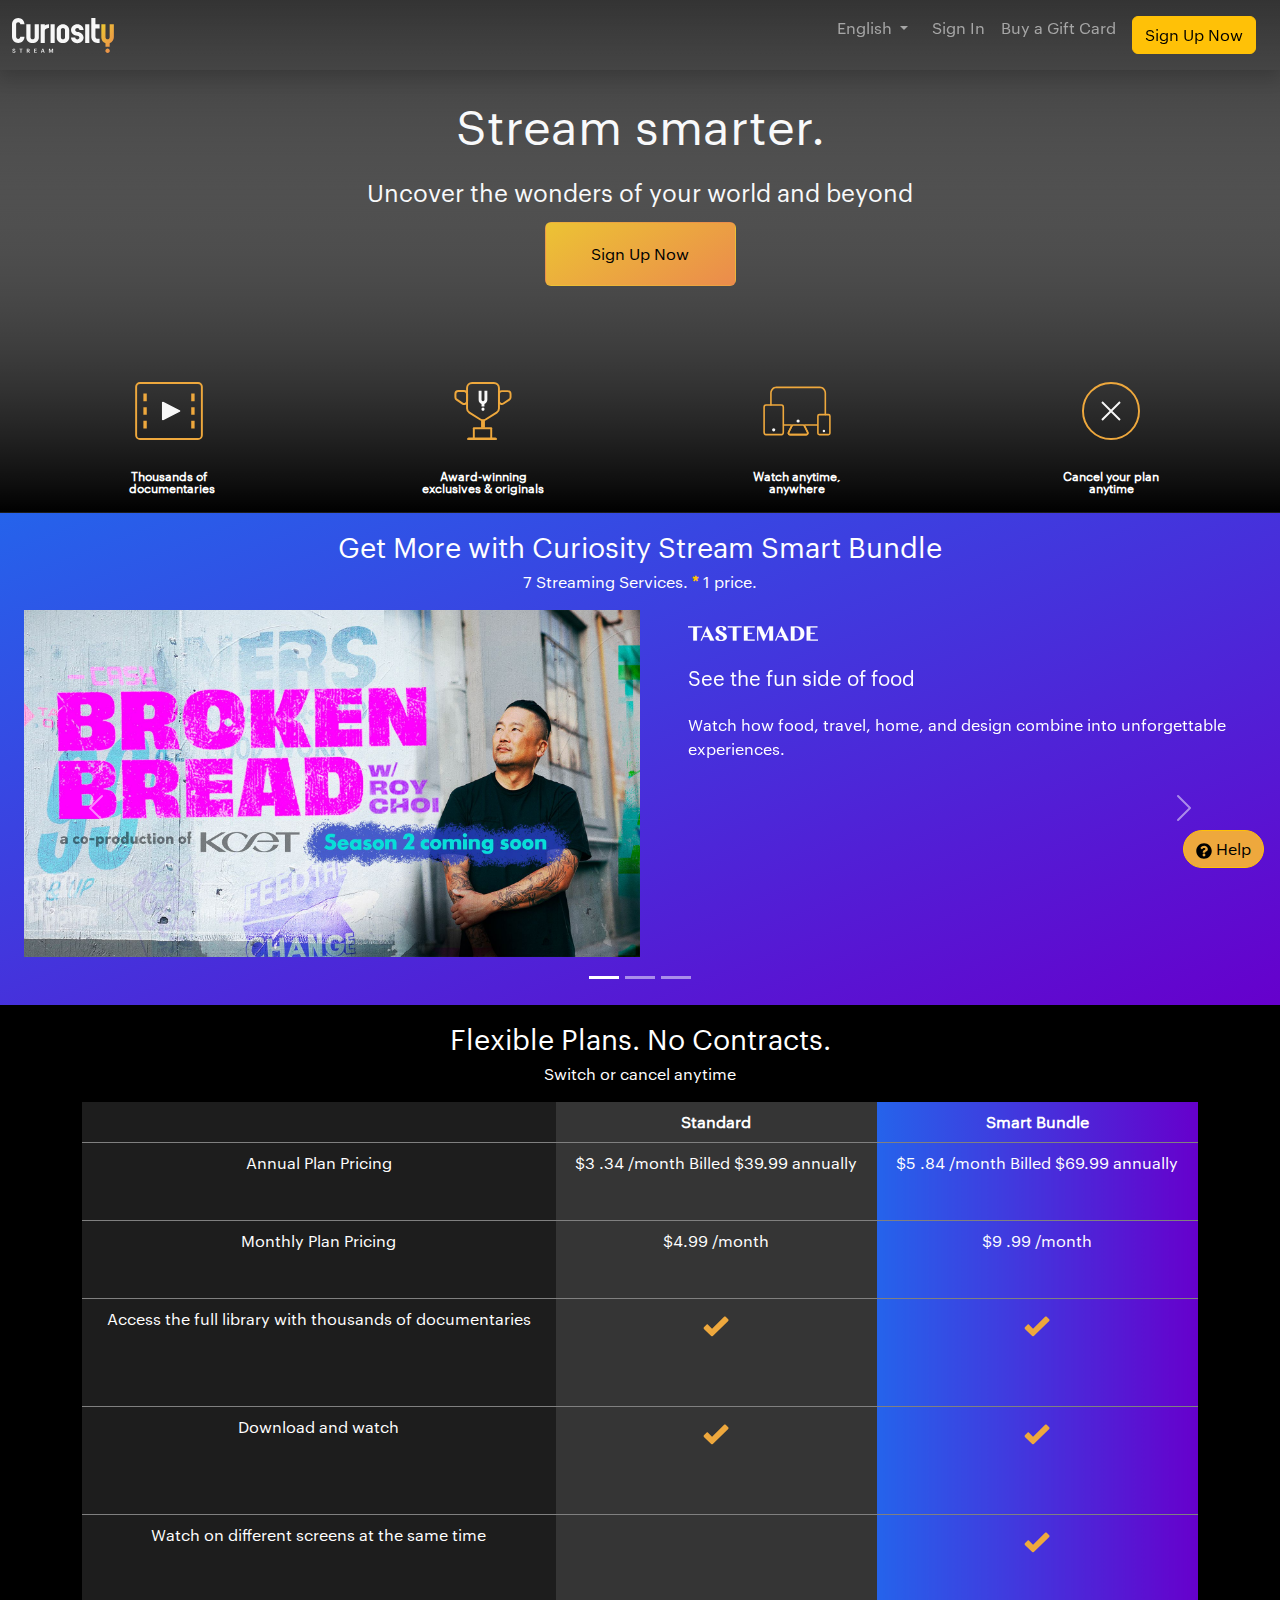
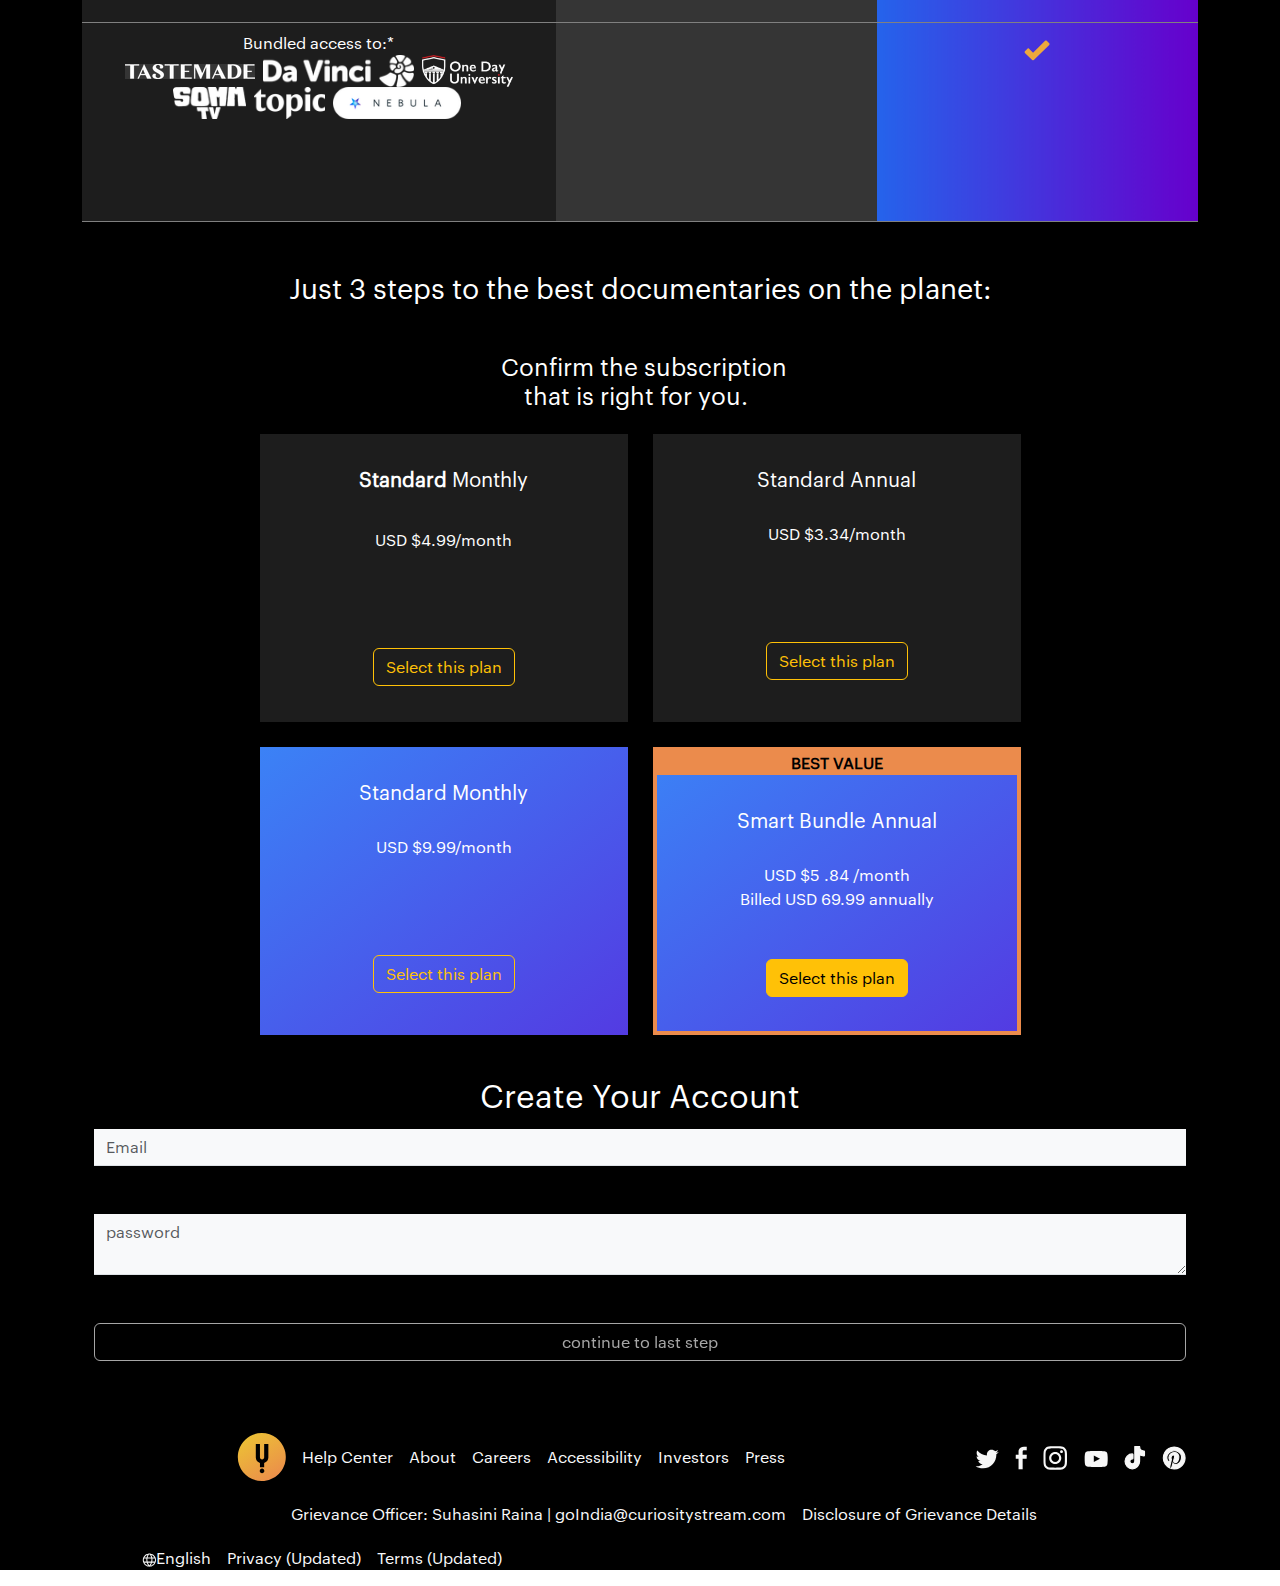
<file: index.html>
<!DOCTYPE html>
<html lang="en">

<head>
  <meta charset="UTF-8" />
  <meta name="viewport" content="width=device-width, initial-scale=1.0" />
  <link rel="stylesheet" href="style.css" />
  <link rel="stylesheet" href="bootstrap.min.css" />
  <title>Curiosity Stream | If it's out there, it's in here</title>
  <link rel="shortcut icon" type="image/x-icon" href="/Sources/icons&imgs/favicon.ico" />
</head>

<body>

  <div class="imdi opacity  ">
    <nav
      class="navbar d-flex flex-row navbar-expand-md  fixed-top navbar-dark text-white shadow shadow-risen shadow-inset">
      <!-- <div class="overlay"></div> -->
      <!-- <div class=" ovi"></div> -->
      <div class="container-fluid nd2 ">
        <a class="navbar-brand" href="#">
          <img src="Sources/icons&imgs/navIcon.svg" width="102px" alt="" />
        </a>
        <div class="d-block "></div>
        <ul class="navbar-nav  m-auto  text-white d-flex flex-row me-1" id="endd">
          <li class="nav-item dropdown me-2 ">
            <a class="nav-link dropdown-toggle" data-toggle="dropdown" href="#" role="button" aria-haspopup="true"
              aria-expanded="false">
              <span class="midhid">English</span>
              <span class="smvis ">EN</span>
            </a>
            <div class="dropdown-menu ">
              <a class="dropdown-item" href="#!">English</a>
              <a class="dropdown-item" href="#!">Deutsch</a>
            </div>
          </li>


          <li class="nav-item midhid">
            <a href="#" class="nav-link ">Sign In</a>
          </li>
          <li class="nav-item d-none d-lg-block">
            <a href="#" class="nav-link ">Buy a Gift Card</a>
          </li>
          <li class="nav-item midhid ">
            <a href="#" class="nav-link me-0">
              <button class="btn btn-warning navbtn">Sign Up Now</button>

            </a>
          </li>
          <li class="nav-item smvis ">
            <a href="#" class="nav-link me-0">
              <button class="btn btn-outline-warning ">Sign In</button>

            </a>
          </li>
        </ul>
      </div>
    </nav>

    <!-- <div class=" ovi2"></div> -->

    </nav>
    <section class="section1 position-relative d-flex justify-content-center align-items-center flex-column">
      <div class="container  m-5">
        <div class="row d-flex align-items-center text-light">
          <div class=" col-lg-8 offset-lg-2 text-center  ">
            <h1 class="d-block mt-5 display-5">Stream smarter.</h1>
            <h4 class="mt-4 ">Uncover the wonders of your world and beyond</h4>
            <button class="btn text-black bg-warning mt-2" id="mbutt">Sign Up Now</button>
            <div class="bac mt-4 d-block d-lg-none"><span>Buy a Gift Card</span></div>
          </div>
        </div>
      </div>


      <div class="container-fluid mt-5  row  id2">
        <div class=" col-md-6 col-lg-3 d-flex flex-column align-items-center ">
          <img src="Sources/icons&imgs/doc.svg " alt="" class="im1" width="68" height="58">
          <p class="badge badge-primary text-wrap mt-4" style="width: 6rem;">Thousands of documentaries</p>
        </div>
        <div class=" col-md-6 col-lg-3 d-flex flex-column align-items-center ">
          <img src="Sources/icons&imgs/troph.svg" alt="" class="im1" width="68" height="58">
          <p class="badge badge-primary text-wrap mt-4" style="width: 10rem;">Award-winning exclusives & originals</p>
        </div>
        <div class="  col-md-6 col-lg-3 d-flex flex-column align-items-center ">
          <img src="Sources/icons&imgs/comp.svg" alt="" class="im1" width="68" height="58">
          <p class="badge badge-primary text-wrap mt-4" style="width: 10rem;">Watch anytime, anywhere</p>
        </div>
        <div class=" col-md-6 col-lg-3 d-flex flex-column align-items-center ">
          <img src="Sources/icons&imgs/no.svg" alt="" class="im1" width="68" height="58">
          <p class="badge badge-primary text-wrap mt-4" style="width: 7rem;">Cancel your plan anytime</p>
        </div>
      </div>
      <!-- <button class=" bg-warning fixpill text-black-50  mb-4 ">?</button> -->
      <button class="btn btn-warning custom-button"><svg xmlns="http://www.w3.org/2000/svg" height="1em"
          viewBox="0 0 512 512"><!--! Font Awesome Free 6.4.2 by @fontawesome - https://fontawesome.com License - https://fontawesome.com/license (Commercial License) Copyright 2023 Fonticons, Inc. -->
          <path
            d="M504 256c0 136.997-111.043 248-248 248S8 392.997 8 256C8 119.083 119.043 8 256 8s248 111.083 248 248zM262.655 90c-54.497 0-89.255 22.957-116.549 63.758-3.536 5.286-2.353 12.415 2.715 16.258l34.699 26.31c5.205 3.947 12.621 3.008 16.665-2.122 17.864-22.658 30.113-35.797 57.303-35.797 20.429 0 45.698 13.148 45.698 32.958 0 14.976-12.363 22.667-32.534 33.976C247.128 238.528 216 254.941 216 296v4c0 6.627 5.373 12 12 12h56c6.627 0 12-5.373 12-12v-1.333c0-28.462 83.186-29.647 83.186-106.667 0-58.002-60.165-102-116.531-102zM256 338c-25.365 0-46 20.635-46 46 0 25.364 20.635 46 46 46s46-20.636 46-46c0-25.365-20.635-46-46-46z" />
        </svg><span class="ps-1 mb-2">Help</span></button>
    </section>
  </div>

  <section class="section2 mt-0 text-white">
    <h3 class="d-flex justify-content-center pt-3 ">Get More with Curiosity Stream Smart Bundle</h3>
    <p class="text-center">7 Streaming Services. <span class="text-warning fw-bolder">*</span> 1 price.</p>

    <div class="carousel slide pb-5 px-4" id="slider">
      <!-- Indicators -->
      <div class="carousel-indicators">

        <button class="active" data-bs-slide-to="0" data-bs-target="#slider"></button>
        <button data-bs-slide-to="1" data-bs-target="#slider"></button>
        <button data-bs-slide-to="2" data-bs-target="#slider"></button>
      </div>
      <div class="carousel-inner ">
        <div class="carousel-item active ">
          <div class="d-flex justify-content-around ">

            <img src="Sources/icons&imgs/c1.jpg" alt="" class="d-block w-50 d-none d-md-block">
            <div class="d-flex w-40 ms-5 flex-column mt-3">
              <img src="Sources/icons&imgs/tm" alt="" class="logo mb-4" style="width:   130px;
              height:  15px;">
              <p class="h5 mb-4">See the fun side of food</p>
              <span class="">Watch how food, travel, home, and design combine into unforgettable experiences.</span>

            </div>

          </div>

        </div>
        <div class="carousel-item ">
          <div class="d-flex justify-content-around ">
            <img src="Sources/icons&imgs/DaVinci.jpg" alt="" class="d-block w-50 d-none d-md-block">
            <div class="d-flex w-40 ms-5 flex-column mt-3">
              <img src="Sources/icons&imgs/davi" alt="" class="logo mb-4" style="width:   130px;
              height:  28px;">
              <p class="h5 mb-4">Learn to Change the World. Challenge Accepted.</p>
              <span class="">Bring learning to life with thousands of award-winning educational TV shows and interactive
                activities on Da Vinci. We inspire kids to think bigger and create a smarter, kinder world.</span>
            </div>


          </div>

        </div>
        <div class="carousel-item ">
          <div class="d-flex justify-content-around ">
            <img src="Sources/icons&imgs/Beatles.jpg" alt="" class="d-block w-50 d-none d-md-block">
            <div class="d-flex w-40 ms-5 flex-column mt-3">
              <img src="Sources/icons&imgs/odv" alt="" class="logo mb-4" style="width:   130px;
              height:  45px;">
              <p class="h5 mb-4">Live and on-demand lectures</p>
              <span class="">Every great professor has a favorite talk. The one with standing room only. Now you can
                watch, too. No backpack required.</span>


            </div>

          </div>

        </div>
      </div>
      <!-- buttons -->
      <button class="carousel-control-prev" data-bs-slide="prev" data-bs-target="#slider">
        <span class="carousel-control-prev-icon"></span>
        <span class="visually-hidden">Previous</span>
      </button>
      <button class="carousel-control-next" data-bs-slide="next" data-bs-target="#slider">
        <span class="carousel-control-next-icon"></span>
        <span class="visually-hidden">Next</span>
      </button>
    </div>
  </section>


  <!-- <section class="section3 mt-12 mb-24 tablet:mb-0 max-w-[95%] laptop:max-w-6xl mx-auto text-center">
    <h3 class="leading-tight text-2xl tablet:text-4xl font-normal tablet:font-light">Flexible Plans. No Contracts.</h3>
    <div class="mt-4 mb-6 laptop:mb-10">
      <p class="text-sm tablet:text-2xl tablet:text-light-2">Switch or cancel anytime</p>
    </div> -->

  <!-- <div class="w-full overflow-auto"> -->
  <section class="bg-black text-white container-fluid text-center">
    <h3 class="d-flex justify-content-center pt-3 ">Flexible Plans. No Contracts.</h3>
    <p>Switch or cancel anytime</p>
    <div class="container">
      <table class="table table-borderless table-responsive-lg align-content-center">
        <thead class="">
          <tr class="r3">
            <div class="col1 d-block">
              <th class="head1"></th>
            </div>
            <div class="col2 d-block">
              <th>Standard</th>
            </div>
            <div class="col3">
              <th>Smart Bundle</th>
            </div>
          </tr>
        </thead>
        <tbody>
          <tr class="r3 ">
            <td class="col1">Annual Plan Pricing</td>
            <td class="col2">$3

              .34 /month

              Billed $39.99 annually</td>
            <td class="col3">$5

              .84 /month

              Billed $69.99 annually</td>

          </tr>
          <tr>
            <td class="col1">Monthly Plan Pricing</td>
            <td class="col2">
              $4.99 /month
            </td>
            <td class="col3">$9

              .99 /month</td>
          </tr>
          <tr>

            <td class="col1">Access the full library with thousands of documentaries</td>
            <td class="col3 checkk"> <svg class="bg-none" style="color: rgb(238, 168, 61);background: none;"
                xmlns="http://www.w3.org/2000/svg" xmlns:xlink="http://www.w3.org/1999/xlink" width="30" zoomAndPan=""
                viewBox="0 0 30 30.000001" height="40" preserveAspectRatio="xMidYMid meet" version="1.0">
                <defs>
                  <clipPath id="id1">
                    <path
                      d="M 2.328125 4.222656 L 27.734375 4.222656 L 27.734375 24.542969 L 2.328125 24.542969 Z M 2.328125 4.222656 "
                      clip-rule="nonzero" fill="#eea83d"></path>
                  </clipPath>
                </defs>
                <g clip-path="url(#id1)">
                  <path fill="#eea83d"
                    d="M 27.5 7.53125 L 24.464844 4.542969 C 24.15625 4.238281 23.65625 4.238281 23.347656 4.542969 L 11.035156 16.667969 L 6.824219 12.523438 C 6.527344 12.230469 6 12.230469 5.703125 12.523438 L 2.640625 15.539062 C 2.332031 15.84375 2.332031 16.335938 2.640625 16.640625 L 10.445312 24.324219 C 10.59375 24.472656 10.796875 24.554688 11.007812 24.554688 C 11.214844 24.554688 11.417969 24.472656 11.566406 24.324219 L 27.5 8.632812 C 27.648438 8.488281 27.734375 8.289062 27.734375 8.082031 C 27.734375 7.875 27.648438 7.679688 27.5 7.53125 Z M 27.5 7.53125 "
                    fill-opacity="1" fill-rule="nonzero"></path>
                </g>
              </svg>
            </td>
            <td class="col3 checkk"> <svg class="bg-none" style="color: rgb(238, 168, 61);background: none;"
                xmlns="http://www.w3.org/2000/svg" xmlns:xlink="http://www.w3.org/1999/xlink" width="30" zoomAndPan=""
                viewBox="0 0 30 30.000001" height="40" preserveAspectRatio="xMidYMid meet" version="1.0">
                <defs>
                  <clipPath id="id1">
                    <path
                      d="M 2.328125 4.222656 L 27.734375 4.222656 L 27.734375 24.542969 L 2.328125 24.542969 Z M 2.328125 4.222656 "
                      clip-rule="nonzero" fill="#eea83d"></path>
                  </clipPath>
                </defs>
                <g clip-path="url(#id1)">
                  <path fill="#eea83d"
                    d="M 27.5 7.53125 L 24.464844 4.542969 C 24.15625 4.238281 23.65625 4.238281 23.347656 4.542969 L 11.035156 16.667969 L 6.824219 12.523438 C 6.527344 12.230469 6 12.230469 5.703125 12.523438 L 2.640625 15.539062 C 2.332031 15.84375 2.332031 16.335938 2.640625 16.640625 L 10.445312 24.324219 C 10.59375 24.472656 10.796875 24.554688 11.007812 24.554688 C 11.214844 24.554688 11.417969 24.472656 11.566406 24.324219 L 27.5 8.632812 C 27.648438 8.488281 27.734375 8.289062 27.734375 8.082031 C 27.734375 7.875 27.648438 7.679688 27.5 7.53125 Z M 27.5 7.53125 "
                    fill-opacity="1" fill-rule="nonzero"></path>
                </g>
              </svg>
            </td>
          </tr>

          <tr>

            <td class="col1">Download and watch</td>
            <td class="col3 checkk"> <svg class="bg-none" style="color: rgb(238, 168, 61);background: none;"
                xmlns="http://www.w3.org/2000/svg" xmlns:xlink="http://www.w3.org/1999/xlink" width="30" zoomAndPan=""
                viewBox="0 0 30 30.000001" height="40" preserveAspectRatio="xMidYMid meet" version="1.0">
                <defs>
                  <clipPath id="id1">
                    <path
                      d="M 2.328125 4.222656 L 27.734375 4.222656 L 27.734375 24.542969 L 2.328125 24.542969 Z M 2.328125 4.222656 "
                      clip-rule="nonzero" fill="#eea83d"></path>
                  </clipPath>
                </defs>
                <g clip-path="url(#id1)">
                  <path fill="#eea83d"
                    d="M 27.5 7.53125 L 24.464844 4.542969 C 24.15625 4.238281 23.65625 4.238281 23.347656 4.542969 L 11.035156 16.667969 L 6.824219 12.523438 C 6.527344 12.230469 6 12.230469 5.703125 12.523438 L 2.640625 15.539062 C 2.332031 15.84375 2.332031 16.335938 2.640625 16.640625 L 10.445312 24.324219 C 10.59375 24.472656 10.796875 24.554688 11.007812 24.554688 C 11.214844 24.554688 11.417969 24.472656 11.566406 24.324219 L 27.5 8.632812 C 27.648438 8.488281 27.734375 8.289062 27.734375 8.082031 C 27.734375 7.875 27.648438 7.679688 27.5 7.53125 Z M 27.5 7.53125 "
                    fill-opacity="1" fill-rule="nonzero"></path>
                </g>
              </svg>
            </td>
            <td class="col3 checkk"> <svg class="bg-none" style="color: rgb(238, 168, 61);background: none;"
                xmlns="http://www.w3.org/2000/svg" xmlns:xlink="http://www.w3.org/1999/xlink" width="30" zoomAndPan=""
                viewBox="0 0 30 30.000001" height="40" preserveAspectRatio="xMidYMid meet" version="1.0">
                <defs>
                  <clipPath id="id1">
                    <path
                      d="M 2.328125 4.222656 L 27.734375 4.222656 L 27.734375 24.542969 L 2.328125 24.542969 Z M 2.328125 4.222656 "
                      clip-rule="nonzero" fill="#eea83d"></path>
                  </clipPath>
                </defs>
                <g clip-path="url(#id1)">
                  <path fill="#eea83d"
                    d="M 27.5 7.53125 L 24.464844 4.542969 C 24.15625 4.238281 23.65625 4.238281 23.347656 4.542969 L 11.035156 16.667969 L 6.824219 12.523438 C 6.527344 12.230469 6 12.230469 5.703125 12.523438 L 2.640625 15.539062 C 2.332031 15.84375 2.332031 16.335938 2.640625 16.640625 L 10.445312 24.324219 C 10.59375 24.472656 10.796875 24.554688 11.007812 24.554688 C 11.214844 24.554688 11.417969 24.472656 11.566406 24.324219 L 27.5 8.632812 C 27.648438 8.488281 27.734375 8.289062 27.734375 8.082031 C 27.734375 7.875 27.648438 7.679688 27.5 7.53125 Z M 27.5 7.53125 "
                    fill-opacity="1" fill-rule="nonzero"></path>
                </g>
              </svg></td>
          </tr>

          <tr>

            <td class="col1">Watch on different screens at the same time</td>
            <td class="col2 checkk"></td>
            <td class="col3 checkk"> <svg class="bg-none" style="color: rgb(238, 168, 61);background: none;"
                xmlns="http://www.w3.org/2000/svg" xmlns:xlink="http://www.w3.org/1999/xlink" width="30" zoomAndPan=""
                viewBox="0 0 30 30.000001" height="40" preserveAspectRatio="xMidYMid meet" version="1.0">
                <clipPath id="id1">
                  <path
                    d="M 2.328125 4.222656 L 27.734375 4.222656 L 27.734375 24.542969 L 2.328125 24.542969 Z M 2.328125 4.222656 "
                    clip-rule="nonzero" fill="#eea83d"></path>
                </clipPath>
                </defs>
                <g clip-path="url(#id1)">
                  <path fill="#eea83d"
                    d="M 27.5 7.53125 L 24.464844 4.542969 C 24.15625 4.238281 23.65625 4.238281 23.347656 4.542969 L 11.035156 16.667969 L 6.824219 12.523438 C 6.527344 12.230469 6 12.230469 5.703125 12.523438 L 2.640625 15.539062 C 2.332031 15.84375 2.332031 16.335938 2.640625 16.640625 L 10.445312 24.324219 C 10.59375 24.472656 10.796875 24.554688 11.007812 24.554688 C 11.214844 24.554688 11.417969 24.472656 11.566406 24.324219 L 27.5 8.632812 C 27.648438 8.488281 27.734375 8.289062 27.734375 8.082031 C 27.734375 7.875 27.648438 7.679688 27.5 7.53125 Z M 27.5 7.53125 "
                    fill-opacity="1" fill-rule="nonzero"></path>
                </g>
              </svg></td>
          </tr>

          <tr>

            <td class="col1 b">
              <div>Bundled access to:*</div>


              <img src="Sources/icons&imgs/tm" alt="" class="me-1">
              <path d="M0 12h24M12 0v24"></path>
              <img src="Sources/icons&imgs/davi" height="32" alt="" class="me-1">
              <img src="Sources/icons&imgs/odv" height="32" alt=""><br>

              <img src="Sources/icons&imgs/somtv" height="32" alt="" class="me-1">
              <img src="Sources/icons&imgs/topic" height="32" alt="" class="me-1">
              <img src="Sources/icons&imgs/nebla" height="32" alt="" class="me-1">


            </td>
            <td class="col2 checkk"></td>
            <td class="col3 checkk"> <svg class="bg-none" style="color: rgb(238, 168, 61);background: none;"
                xmlns="http://www.w3.org/2000/svg" xmlns:xlink="http://www.w3.org/1999/xlink" width="30" zoomAndPan=""
                viewBox="0 0 30 30.000001" height="40" preserveAspectRatio="xMidYMid meet" version="1.0">
                <defs>
                  <clipPath id="id1">
                    <path
                      d="M 2.328125 4.222656 L 27.734375 4.222656 L 27.734375 24.542969 L 2.328125 24.542969 Z M 2.328125 4.222656 "
                      clip-rule="nonzero" fill="#eea83d"></path>
                  </clipPath>
                </defs>
                <g clip-path="url(#id1)">
                  <path fill="#eea83d"
                    d="M 27.5 7.53125 L 24.464844 4.542969 C 24.15625 4.238281 23.65625 4.238281 23.347656 4.542969 L 11.035156 16.667969 L 6.824219 12.523438 C 6.527344 12.230469 6 12.230469 5.703125 12.523438 L 2.640625 15.539062 C 2.332031 15.84375 2.332031 16.335938 2.640625 16.640625 L 10.445312 24.324219 C 10.59375 24.472656 10.796875 24.554688 11.007812 24.554688 C 11.214844 24.554688 11.417969 24.472656 11.566406 24.324219 L 27.5 8.632812 C 27.648438 8.488281 27.734375 8.289062 27.734375 8.082031 C 27.734375 7.875 27.648438 7.679688 27.5 7.53125 Z M 27.5 7.53125 "
                    fill-opacity="1" fill-rule="nonzero"></path>
                </g>
              </svg></td>
          </tr>
        </tbody>
      </table>
    </div>

    <h3 class="text-white mt-5 mb-5">Just 3 steps to the best documentaries on the planet:</h3>
    <!-- <span class="rounded-circle circle ">?</span> -->
    <h4 class="text-white leading-tight text-xl tablet:text-3xl font-normal tablet:font-light"><span
        class="block px-2 mb-4" data-testid="signup-step-1-heading">Confirm the subscription <br>that is right for
        you.</span></h4>
    <div class="container  d1 ">


      <div class="d11  g-col-md-12">
        <div class="card-body text-center  ">
          <h5 class="card-title"> <span class="fw-bold">Standard </span>Monthly</h5>
          <p class="card-text">USD <span class="fs-5"></span> $4.99/month</p>
          <button class="btn btn-outline-warning">Select this plan</button>
        </div>
      </div>


      <div class="d12  g-col-md-12  ">

        <div class="card-body text-center">
          <h5 class="card-title">Standard Annual</h5>
          <p class="card-text">USD $3.34/month</p>
          <button class="btn btn-outline-warning">Select this plan</button>
        </div>

      </div>


      <div class="d13  g-col-md-12">

        <div class="card-body text-center">
          <h5 class="card-title">Standard Monthly</h5>
          <p class="card-text">USD $9.99/month</p>
          <button class="btn btn-outline-warning ">Select this plan</button>
        </div>

      </div>


      <div class="d14  g-col-md-12">
        <div class="card-body text-center bvalue">
          <div class="container-fluid bst text-black fw-bold">BEST VALUE</div>
          <h5 class="card-title">Smart Bundle Annual</h5>
          <p class="card-text">USD $5 .84 /month <br> Billed USD 69.99 annually</p>
          <button class="btn btn-warning smart  ">Select this plan</button>
        </div>

      </div>


    </div>
    <div class="container mt-4 ">
      <h2 class="text-center mb-3">Create Your Account</h2>
      <div class="container align-content-center">
        <form name="contact" action="" id="submit-form" class="needs-validation  ">

          <div class="mb-5 ">
            <input type="email"
              class="form-control bg-body-tertiary border-top-0 border-start-0 border-end-0 rounded-0 border-muted text-dark"
              name="email" placeholder="Email" required />
            <div class="valid-feedback">Looks Good</div>
            <div class="invalid-feedback">Enter a valid email</div>
          </div>
          <div class="mb-5">
            <textarea
              class="form-control bg-body-tertiary border-top-0 border-start-0 border-end-0 rounded-0 border-muted text-dark"
              name="password" placeholder="password" required></textarea>
            <div class="invalid-feedback">This field can't be empty </div>
          </div>
          <div class="mb-5 d-grid">
            <button type="submit" class="btn btn-w disabled mb-3">continue to last step</button>
          </div>
        </form>
      </div>  


      <footer class=" text-light text-center container-fluid ">
        <div class="d-md-flex ">
          <ul class="d-md-flex align-items-center mt-2 container-fluid justify-content-center ">
            <span><svg xmlns="http://www.w3.org/2000/svg" width="49" height="48" viewBox="0 0 49 48" fill="none">
                <path fill-rule="evenodd" clip-rule="evenodd"
                  d="M0.799988 23.9996C0.799988 10.7446 11.5454 0 24.8004 0C38.0554 0 48.8 10.7446 48.8 23.9996C48.8 37.2546 38.0554 48 24.8004 48C11.5454 48 0.799988 37.2546 0.799988 23.9996ZM22.748 37.904C22.748 39.1707 23.7745 40.1972 25.0428 40.1972C26.3111 40.1972 27.3391 39.1707 27.3391 37.904C27.3391 36.6342 26.3111 35.6077 25.0428 35.6077C23.7745 35.6077 22.748 36.6342 22.748 37.904ZM27.1605 29.9627C29.6062 29.1957 31.3612 27.0272 31.3612 24.5184V11H27.1605V24.5184C27.1605 25.5803 26.2357 26.4327 25.0814 26.4327C23.9263 26.4327 22.956 25.5803 22.956 24.5184V11H18.8V24.5184C18.8 27.0272 20.5095 29.1957 22.956 29.9627V34.2219H27.1605V29.9627Z"
                  fill="url(#paint0_linear_2_7)" />
                <defs>
                  <linearGradient id="paint0_linear_2_7" x1="-14.7044" y1="15.5044" x2="16.3044" y2="63.5044"
                    gradientUnits="userSpaceOnUse">
                    <stop stop-color="#ECC334" />
                    <stop offset="1" stop-color="#EB8B4C" />
                  </linearGradient>
                </defs>
              </svg></span>
            <li>Help Center</li>
            <li>About</li>
            <li>Careers</li>
            <li>Accessibility</li>
            <li>Investors</li>
            <li>Press</li>

          </ul>

          <ul class="d-flex align-items-center mt-2 icons justify-content-center">
            <li><svg xmlns="http://www.w3.org/2000/svg" width="24" height="20" viewBox="0 0 24 20" fill="none">
                <path
                  d="M23.6844 2.875C22.836 3.25469 21.9266 3.50781 20.975 3.62031C21.95 3.03438 22.6953 2.11563 23.0422 1.01406C22.1375 1.55313 21.125 1.94219 20.0469 2.1625C19.1844 1.24375 17.9656 0.671875 16.6016 0.671875C13.9953 0.671875 11.8953 2.78594 11.8953 5.37812C11.8953 5.74375 11.9422 6.1 12.0219 6.45625C8.10315 6.26406 4.63909 4.39375 2.3094 1.53438C1.90627 2.23281 1.66721 3.03906 1.66721 3.90156C1.66721 5.53281 2.49221 6.97656 3.76721 7.82969C2.99846 7.80625 2.26252 7.59062 1.62971 7.24375V7.3C1.62971 9.58281 3.2469 11.4906 5.40784 11.9172C5.01877 12.0203 4.59221 12.0766 4.16565 12.0766C3.86565 12.0766 3.57034 12.0438 3.27971 11.9969C3.87502 13.8672 5.62346 15.2359 7.67659 15.2687C6.06877 16.5297 4.03909 17.2891 1.8219 17.2891C1.44221 17.2891 1.06252 17.2656 0.696899 17.2188C2.78752 18.55 5.25315 19.3328 7.92034 19.3328C16.5875 19.3328 21.3172 12.1562 21.3172 5.93594C21.3172 5.72969 21.3172 5.53281 21.3078 5.32656C22.25 4.64219 23.0516 3.81719 23.6844 2.875Z"
                  fill="#F7F7F7" stroke="#F7F7F7" stroke-width="0.046875" />
              </svg></li>
            <li><svg xmlns="http://www.w3.org/2000/svg" width="12" height="24" viewBox="0 0 12 24" fill="none">
                <path
                  d="M3.57501 23.3438V12.6937H0.762512V8.86875H3.57501V5.60156C3.57501 3.03281 5.2297 0.65625 9.07345 0.65625C10.625 0.65625 11.7641 0.801563 11.7641 0.801563L11.6797 4.37813C11.6797 4.37813 10.5031 4.35938 9.23751 4.35938C7.85001 4.35938 7.62501 5.00156 7.62501 6.05625V8.85H11.7828L11.5953 12.675H7.62501V23.3438H3.57501Z"
                  fill="#F7F7F7" stroke="#F7F7F7" stroke-width="0.046875" />
              </svg></li>
            <li><svg xmlns="http://www.w3.org/2000/svg" width="25" height="24" viewBox="0 0 25 24" fill="none">
                <g clip-path="url(#clip0_2_28)">
                  <path
                    d="M12.2 2.32031C15.3547 2.32031 15.725 2.33437 16.9719 2.39062C18.125 2.44218 18.7485 2.63437 19.1656 2.79843C19.7188 3.01406 20.1125 3.26718 20.525 3.67968C20.9375 4.09218 21.1953 4.48593 21.4063 5.03906C21.5656 5.45625 21.7625 6.07968 21.8141 7.23281C21.8703 8.47968 21.8844 8.85 21.8844 12.0047C21.8844 15.1594 21.8703 15.5297 21.8141 16.7766C21.7625 17.9297 21.5703 18.5531 21.4063 18.9703C21.1906 19.5234 20.9375 19.9172 20.525 20.3297C20.1125 20.7422 19.7188 21 19.1656 21.2109C18.7485 21.3703 18.125 21.5672 16.9719 21.6187C15.725 21.675 15.3547 21.6891 12.2 21.6891C9.04534 21.6891 8.67502 21.675 7.42815 21.6187C6.27502 21.5672 5.65159 21.375 5.2344 21.2109C4.68127 20.9953 4.28752 20.7422 3.87502 20.3297C3.46252 19.9172 3.20471 19.5234 2.99377 18.9703C2.8344 18.5531 2.63752 17.9297 2.58596 16.7766C2.52971 15.5297 2.51565 15.1594 2.51565 12.0047C2.51565 8.85 2.52971 8.47968 2.58596 7.23281C2.63752 6.07968 2.82971 5.45625 2.99377 5.03906C3.2094 4.48593 3.46252 4.09218 3.87502 3.67968C4.28752 3.26718 4.68127 3.00937 5.2344 2.79843C5.65159 2.63906 6.27502 2.44218 7.42815 2.39062C8.67502 2.32968 9.04534 2.32031 12.2 2.32031ZM12.2 0.192184C8.99377 0.192184 8.59065 0.206247 7.32971 0.262497C6.07346 0.318747 5.21565 0.520309 4.46565 0.810934C3.68752 1.11093 3.03127 1.51875 2.37502 2.175C1.71877 2.83125 1.31565 3.49218 1.01096 4.26562C0.720337 5.01562 0.518774 5.87343 0.462524 7.13437C0.406274 8.39062 0.392212 8.79375 0.392212 12C0.392212 15.2062 0.406274 15.6094 0.462524 16.8703C0.518774 18.1266 0.720337 18.9844 1.01096 19.7391C1.31096 20.5172 1.71877 21.1734 2.37502 21.8297C3.03127 22.4859 3.69221 22.8891 4.46565 23.1937C5.21565 23.4844 6.07346 23.6859 7.3344 23.7422C8.59534 23.7984 8.99377 23.8125 12.2047 23.8125C15.4156 23.8125 15.8141 23.7984 17.075 23.7422C18.3313 23.6859 19.1891 23.4844 19.9438 23.1937C20.7219 22.8937 21.3781 22.4859 22.0344 21.8297C22.6906 21.1734 23.0938 20.5125 23.3985 19.7391C23.6891 18.9891 23.8906 18.1312 23.9469 16.8703C24.0031 15.6094 24.0172 15.2109 24.0172 12C24.0172 8.78906 24.0031 8.39062 23.9469 7.12968C23.8906 5.87343 23.6891 5.01562 23.3985 4.26093C23.0985 3.48281 22.6906 2.82656 22.0344 2.17031C21.3781 1.51406 20.7172 1.11093 19.9438 0.806247C19.1938 0.515622 18.336 0.314059 17.075 0.257809C15.8094 0.206247 15.4063 0.192184 12.2 0.192184Z"
                    fill="#F7F7F7" stroke="#F7F7F7" stroke-width="0.046875" />
                  <path
                    d="M12.2 5.93437C8.85315 5.93437 6.1344 8.64843 6.1344 12C6.1344 15.3516 8.85315 18.0656 12.2 18.0656C15.5469 18.0656 18.2656 15.3469 18.2656 12C18.2656 8.65312 15.5469 5.93437 12.2 5.93437ZM12.2 15.9375C10.025 15.9375 8.26252 14.175 8.26252 12C8.26252 9.825 10.025 8.0625 12.2 8.0625C14.375 8.0625 16.1375 9.825 16.1375 12C16.1375 14.175 14.375 15.9375 12.2 15.9375Z"
                    fill="#F7F7F7" stroke="#F7F7F7" stroke-width="0.046875" />
                  <path
                    d="M18.5047 7.11094C19.2865 7.11094 19.9203 6.47715 19.9203 5.69532C19.9203 4.91349 19.2865 4.27969 18.5047 4.27969C17.7229 4.27969 17.0891 4.91349 17.0891 5.69532C17.0891 6.47715 17.7229 7.11094 18.5047 7.11094Z"
                    fill="#F7F7F7" stroke="#F7F7F7" stroke-width="0.046875" />
                </g>
                <defs>
                  <clipPath id="clip0_2_28">
                    <rect width="24" height="24" fill="white" transform="translate(0.200012)" />
                  </clipPath>
                </defs>
              </svg></li>
            <li><svg xmlns="http://www.w3.org/2000/svg" width="24" height="18" viewBox="0 0 24 18" fill="none">
                <path
                  d="M23.4594 4.3875C23.4594 4.3875 23.2344 2.80312 22.5453 2.10468C21.6688 1.18593 20.6891 1.18125 20.2391 1.12968C17.0188 0.895309 12.1906 0.895309 12.1906 0.895309H12.1813C12.1813 0.895309 7.35314 0.895309 4.13283 1.12968C3.68283 1.18125 2.70314 1.18593 1.82658 2.10468C1.13752 2.80312 0.912518 4.3875 0.912518 4.3875C0.912518 4.3875 0.682831 6.24843 0.682831 8.11406V9.85781C0.682831 11.7187 0.912518 13.5844 0.912518 13.5844C0.912518 13.5844 1.13752 15.1687 1.82658 15.8672C2.70314 16.7859 3.85158 16.7531 4.36252 16.8516C6.20471 17.0297 12.186 17.0812 12.186 17.0812C12.186 17.0812 17.0235 17.0719 20.2438 16.8422C20.6938 16.7906 21.6735 16.7859 22.55 15.8672C23.2391 15.1687 23.4641 13.5844 23.4641 13.5844C23.4641 13.5844 23.6938 11.7234 23.6938 9.85781V8.11406C23.6891 6.24843 23.4594 4.3875 23.4594 4.3875ZM9.80939 11.9766V5.5125L16.0297 8.75625L16.011 8.76562L9.80939 11.9766Z"
                  fill="#F7F7F7" stroke="#F7F7F7" stroke-width="0.046875" />
              </svg></li>
            <li><svg xmlns="http://www.w3.org/2000/svg" width="22" height="24" viewBox="0 0 22 24" fill="none">
                <path
                  d="M19.8343 5.02057C17.5028 5.02057 15.6057 3.06857 15.6057 0.669714C15.6069 0.582965 15.591 0.496826 15.5589 0.416219C15.5268 0.335612 15.4792 0.262114 15.4187 0.199924C15.3582 0.137733 15.2861 0.0880682 15.2064 0.053765C15.1267 0.0194618 15.041 0.00119238 14.9543 0L11.4686 0C11.3818 0.00119238 11.2961 0.0194618 11.2165 0.053765C11.1368 0.0880682 11.0646 0.137733 11.0041 0.199924C10.9436 0.262114 10.896 0.335612 10.8639 0.416219C10.8318 0.496826 10.8159 0.582965 10.8171 0.669714V15.3737C10.8171 16.784 9.7017 17.9314 8.33141 17.9314C6.95999 17.9314 5.84456 16.784 5.84456 15.3737C5.84456 13.9634 6.95999 12.8149 8.33141 12.8149C8.69027 12.8149 8.98284 12.5154 8.98284 12.1463V8.55886C8.98498 8.38385 8.91758 8.21516 8.79544 8.08981C8.6733 7.96445 8.50641 7.8927 8.33141 7.89029C4.31999 7.89029 1.05713 11.2457 1.05713 15.3737C1.05713 19.4994 4.31999 22.8571 8.33141 22.8571C12.3428 22.8571 15.6057 19.4994 15.6057 15.3737V8.86514C16.9013 9.57675 18.3561 9.94869 19.8343 9.94629C20.1943 9.94629 20.4857 9.64686 20.4857 9.27657V5.69143C20.4869 5.60468 20.471 5.51854 20.4389 5.43793C20.4068 5.35733 20.3592 5.28383 20.2987 5.22164C20.2382 5.15945 20.1661 5.10978 20.0864 5.07548C20.0067 5.04118 19.921 5.02176 19.8343 5.02057Z"
                  fill="#F7F7F7" stroke="#F7F7F7" stroke-width="1.14286" />
              </svg></li>
            <li><svg xmlns="http://www.w3.org/2000/svg" width="24" height="24" viewBox="0 0 24 24" fill="none">
                <path
                  d="M23.1091 12C23.1091 13.9778 22.6214 15.8029 21.6451 17.4742C20.693 19.1227 19.3243 20.4921 17.6763 21.4451C16.0051 22.4204 14.18 22.9069 12.2 22.9069C11.1483 22.9069 10.1163 22.7564 9.10289 22.4531C9.66253 21.5727 10.0313 20.796 10.2113 20.1229C10.2963 19.8022 10.5527 18.8029 10.9782 17.1262C11.1669 17.496 11.5127 17.8145 12.0156 18.0862C12.5174 18.3545 13.0574 18.4898 13.6345 18.4898C14.7811 18.4898 15.8043 18.1658 16.7033 17.5167C17.6022 16.8676 18.2982 15.9764 18.7913 14.8396C19.2843 13.7029 19.5298 12.4244 19.5298 11.0051C19.5298 9.92509 19.2483 8.91055 18.6843 7.96473C18.1203 7.01891 17.3033 6.24655 16.2342 5.64982C15.1651 5.052 13.9574 4.75418 12.6123 4.75528C11.6174 4.75528 10.6902 4.89164 9.82835 5.16655C8.96653 5.44146 8.23562 5.80582 7.63344 6.25964C7.04257 6.70382 6.52089 7.23322 6.08544 7.83055C5.67226 8.38896 5.3511 9.00991 5.13417 9.66982C4.93372 10.2846 4.83065 10.9269 4.82871 11.5735C4.82871 12.5575 5.01853 13.4247 5.39598 14.1731C5.77562 14.9204 6.3298 15.4462 7.05853 15.7495C7.34217 15.8629 7.52217 15.768 7.59853 15.4658C7.61708 15.3993 7.65526 15.252 7.71198 15.024C7.76871 14.7971 7.80689 14.6553 7.82544 14.5985C7.88326 14.3804 7.8298 14.1764 7.66944 13.9876C7.18617 13.4095 6.94508 12.6949 6.94508 11.8418C6.94508 10.4127 7.44035 9.18437 8.42871 8.15673C9.41817 7.12909 10.7142 6.61418 12.3145 6.61418C13.7436 6.61418 14.8596 7.00364 15.6593 7.77928C16.46 8.556 16.8593 9.56509 16.8593 10.8065C16.8593 12.4156 16.5363 13.7847 15.8862 14.9116C15.2382 16.0375 14.4069 16.6015 13.3934 16.6015C12.8153 16.6015 12.3516 16.3942 12.0014 15.9829C11.6513 15.5716 11.5433 15.0775 11.6742 14.4993C11.7505 14.1676 11.8771 13.7247 12.0516 13.1705C12.2262 12.6164 12.368 12.1276 12.4771 11.7076C12.5862 11.2865 12.6407 10.9287 12.6407 10.6353C12.6407 10.1618 12.5131 9.768 12.2578 9.45709C12.0014 9.144 11.636 8.988 11.1636 8.988C10.5756 8.988 10.0793 9.25855 9.67235 9.79746C9.26544 10.3375 9.06144 11.0095 9.06144 11.8156C9.06144 12.5062 9.17926 13.0844 9.41489 13.548L8.01089 19.4858C7.85053 20.148 7.78726 20.9869 7.82544 22.0004C5.87598 21.1385 4.29853 19.8076 3.09635 18.0076C1.89089 16.2109 1.29089 14.208 1.29089 12C1.29089 10.02 1.77744 8.19491 2.75271 6.52364C3.70523 4.87469 5.07467 3.50525 6.72362 2.55273C8.39489 1.57964 10.2211 1.09091 12.2 1.09091C14.18 1.09091 16.0051 1.57855 17.6763 2.55273C19.3246 3.50543 20.6933 4.87487 21.6451 6.52364C22.6214 8.19491 23.1091 10.02 23.1091 12Z"
                  fill="#F7F7F7" stroke="#F7F7F7" stroke-width="1.09091" />
              </svg></li>
          </ul>

        </div>
        <ul class="d-md-flex align-items-center justify-content-center">
         <li> Grievance Officer: Suhasini Raina | goIndia@curiositystream.com</li>
         <li class="d-md-flex">Disclosure of Grievance Details</li>
         <hr class="bg-white">

        </ul>
        <div class="">
          <ul class="d-flex align-items-center ">
            <li><svg xmlns="http://www.w3.org/2000/svg" width="14" height="14" viewBox="0 0 14 14" fill="none">
                <path
                  d="M7.39499 0.508192C7.83283 0.508192 8.26155 0.54924 8.68115 0.631335C9.10987 0.713431 9.52263 0.836574 9.91942 1.00076C10.3162 1.16496 10.6925 1.37019 11.0482 1.61648C11.4131 1.85365 11.7506 2.1273 12.0607 2.43743C12.3709 2.74757 12.6445 3.08052 12.8817 3.43626C13.1189 3.80113 13.3195 4.17968 13.4837 4.57192C13.6479 4.96415 13.7711 5.37463 13.8532 5.80335C13.9444 6.23207 13.99 6.66079 13.99 7.08951C13.99 7.52735 13.9444 7.96063 13.8532 8.38935C13.7711 8.80895 13.6479 9.21715 13.4837 9.61394C13.3195 10.0107 13.1189 10.3916 12.8817 10.7564C12.6445 11.1122 12.3709 11.4451 12.0607 11.7553C11.7506 12.0654 11.4131 12.3391 11.0482 12.5762C10.6925 12.8225 10.3162 13.0277 9.91942 13.1919C9.52263 13.3561 9.10987 13.4793 8.68115 13.5614C8.26155 13.6435 7.83283 13.6845 7.39499 13.6845C6.95715 13.6845 6.52386 13.6435 6.09514 13.5614C5.67554 13.4793 5.26735 13.3561 4.87055 13.1919C4.47376 13.0277 4.09749 12.8225 3.74174 12.5762C3.37687 12.3391 3.03937 12.0654 2.72923 11.7553C2.41909 11.4451 2.14544 11.1122 1.90828 10.7564C1.67111 10.3916 1.47043 10.0107 1.30624 9.61394C1.14205 9.21715 1.01435 8.80895 0.923131 8.38935C0.841036 7.96063 0.799988 7.52735 0.799988 7.08951C0.799988 6.66079 0.841036 6.23207 0.923131 5.80335C1.01435 5.37463 1.14205 4.96415 1.30624 4.57192C1.47043 4.17968 1.67111 3.80113 1.90828 3.43626C2.14544 3.08052 2.41909 2.74757 2.72923 2.43743C3.03937 2.1273 3.37687 1.85365 3.74174 1.61648C4.09749 1.37019 4.47376 1.16496 4.87055 1.00076C5.26735 0.836574 5.67554 0.713431 6.09514 0.631335C6.52386 0.54924 6.95715 0.508192 7.39499 0.508192ZM12.3618 4.55823C12.0334 3.92884 11.6024 3.37925 11.0688 2.90948C10.5351 2.43972 9.93082 2.08625 9.25582 1.84908C9.48386 2.26868 9.67998 2.70653 9.84417 3.16261C10.0084 3.6187 10.1361 4.0839 10.2273 4.55823H12.3618ZM12.9501 7.59576C12.9592 7.51367 12.9661 7.43157 12.9706 7.34948C12.9752 7.26738 12.9775 7.18073 12.9775 7.08951C12.9775 6.8341 12.9592 6.57869 12.9227 6.32329C12.8863 6.06788 12.8315 5.81703 12.7586 5.57074H10.3778C10.396 5.74406 10.4097 5.91509 10.4188 6.08384C10.428 6.25259 10.4325 6.41906 10.4325 6.58325C10.4325 6.92988 10.4166 7.27194 10.3846 7.60945C10.3527 7.94695 10.3003 8.28445 10.2273 8.62196H12.7586C12.8042 8.44864 12.8429 8.27761 12.8749 8.10886C12.9068 7.94011 12.9319 7.76908 12.9501 7.59576ZM9.36528 7.59576V7.54103C9.38352 7.38597 9.3972 7.22862 9.40633 7.06899C9.41545 6.90936 9.42001 6.74745 9.42001 6.58325C9.42001 6.41906 9.41317 6.25259 9.39948 6.08384C9.3858 5.91509 9.36984 5.74406 9.3516 5.57074H5.43838C5.42014 5.74406 5.40417 5.91509 5.39049 6.08384C5.37681 6.25259 5.36997 6.41906 5.36997 6.58325C5.36997 6.92988 5.38821 7.27194 5.4247 7.60945C5.46118 7.94695 5.52048 8.28445 5.60257 8.62196H9.1874C9.22389 8.44864 9.2581 8.27761 9.29002 8.10886C9.32195 7.94011 9.34703 7.76908 9.36528 7.59576ZM9.17372 4.55823C9.04602 4.02005 8.87727 3.49783 8.66747 2.99158C8.45767 2.48532 8.20226 2.00415 7.90124 1.54807C7.81003 1.53895 7.72337 1.5321 7.64127 1.52754C7.55918 1.52298 7.47708 1.5207 7.39499 1.5207C7.34026 1.5207 7.28781 1.5207 7.23764 1.5207C7.18747 1.5207 7.13502 1.52526 7.08029 1.53439L6.88873 1.54807V1.56175C6.58772 2.01784 6.33003 2.49901 6.11567 3.00526C5.90131 3.51152 5.73484 4.02917 5.61625 4.55823H9.17372ZM4.5627 4.55823C4.65391 4.0839 4.78162 3.6187 4.94581 3.16261C5.11 2.70653 5.30611 2.26412 5.53416 1.8354C4.86827 2.08169 4.26624 2.43972 3.72806 2.90948C3.18988 3.37925 2.7566 3.92884 2.42821 4.55823H4.5627ZM2.03142 5.57074C1.95845 5.81703 1.90372 6.06788 1.86723 6.32329C1.83074 6.57869 1.8125 6.8341 1.8125 7.08951C1.8125 7.35404 1.83074 7.61401 1.86723 7.86942C1.90372 8.12482 1.95845 8.37567 2.03142 8.62196H4.5627C4.48972 8.28445 4.43727 7.94695 4.40535 7.60945C4.37342 7.27194 4.3529 6.92988 4.34377 6.58325C4.34377 6.41906 4.35062 6.25259 4.3643 6.08384C4.37798 5.91509 4.39394 5.74406 4.41219 5.57074H2.03142ZM4.82266 9.63447H2.42821C2.61977 10.0085 2.85009 10.3574 3.11918 10.6812C3.38827 11.005 3.69157 11.2901 4.02907 11.5363C4.36658 11.7918 4.72689 12.0061 5.11 12.1794C5.49311 12.3527 5.8899 12.4804 6.30038 12.5625C5.98112 12.1156 5.69607 11.6458 5.44522 11.1532C5.19437 10.6607 4.98685 10.1544 4.82266 9.63447ZM7.39499 12.3163C7.71425 11.9149 8.00158 11.4885 8.25699 11.0369C8.5124 10.5854 8.7222 10.1179 8.88639 9.63447H5.8899C6.06322 10.1179 6.2753 10.5854 6.52614 11.0369C6.77699 11.4885 7.06661 11.9149 7.39499 12.3163ZM9.96731 9.63447C9.80312 10.1544 9.5956 10.6607 9.34475 11.1532C9.09391 11.6458 8.80885 12.1156 8.48959 12.5625C8.90007 12.4804 9.29687 12.3527 9.67998 12.1794C10.0631 12.0061 10.4234 11.7918 10.7609 11.5363C11.0893 11.2901 11.3903 11.005 11.664 10.6812C11.9376 10.3574 12.1702 10.0085 12.3618 9.63447H9.96731Z"
                  fill="#F7F7F7" />
              </svg>English</li>
            <li>Privacy (Updated)</li>
            <li>Terms (Updated)</li>
          </ul>
        </div>
      </footer>
  </section>
  
  <script src="bootstrap.min.js"></script>
</body>

</html>
</file>
<file: style.css>
* {
  font-family: 'Graphik';
}



@font-face {
  font-family: 'Graphik';
  font-style: normal;
  font-weight: 400;
  src: local('Graphik'), local('Graphik-Regular-Web'), url(Sources/fonts/Graphik/Graphik-Regular-Web.woff) format('woff');
}

h1,
h2,
h3,
h4,
h5,
h6 {
  font-family: 'Graphik';
}


.imdi {
  /* background-image: url("Sources/icons&imgs/headerbg.jpg");
  background-size: cover;
  background-position: center; */

  background-size: cover;
  background-position: center;
  background-image: linear-gradient(to top, #000 0, transparent 100%), linear-gradient(to bottom, rgba(0, 0, 0, .8) 0, transparent 100%), var(--landing-bg-image, url("https://cdn.curiositystream.com/webapp-v3/images/v8/landing-montage-may-2021.jpeg/300.jpg"));

}

/* .ovi {
position: a;
  top: 0;
  left: 0;
  width: 100%;
  height: 100%;
  background: rgb(3, 8, 20);
  background: linear-gradient(0deg, rgb(0, 0, 0) 26%, rgba(0, 0, 0, 0.5) 100%);
  z-index: 4;
} */

.ovi2 {
  position: absolute;
  top: 0;
  left: 0;
  width: 100%;
  height: 100%;
  background: rgb(3, 8, 20);
  background: linear-gradient(180deg, rgba(3, 8, 20, 1) 0%, rgba(166, 163, 163, 0) 31%);
  z-index: 2;
}


#mbutt {
  height: 64px;
  width: 191px;
  background-image: linear-gradient(147deg, rgb(236, 195, 52), rgb(235, 139, 76));
}

#mbutt:hover {

  background-image: linear-gradient(147deg, rgb(235, 139, 76), rgb(236, 195, 52));
}

.dd4 {
  height: 128px;
  width: 288px;
}

.bac span {
  display: block;
  color: #c6853b;
}

.p1 {
  background: #b07a7a;
}


.bgimg {
  background-size: cover;
  background-repeat: no-repeat;
  background-position: center 100%;

}

.section2 {

  background-image: linear-gradient(to right bottom, rgb(37, 99, 235), rgb(102, 0, 204));

}


/* .head2{
  z-index: 4;
}
*/
.custom-button {
  position: fixed;
  bottom: 2rem;
  right: 1rem;
  border-radius: 50px !important;
  /* Adjust this value to control the pill shape */
  padding: 10px 20px;
  /* Adjust the padding as needed */
  background: rgb(238, 168, 61) !important;
}

.db {
  display: block;
}

table {
  height: 80vh !important;
}

th,
td {
  border: 1px solid white;
  border-collapse: collapse;
}

tbody tr :nth-child(1),
thead tr :nth-child(1) {
  background: #1D1D1D;
  color: white;
}


tbody tr :nth-child(3),
thead tr :nth-child(3) {
  /* background: rgb(53, 53, 53); */
  background-image: linear-gradient(to right, rgb(37, 99, 235), rgb(102, 0, 204));
  color: white;
}

tbody tr :nth-child(2),
thead tr :nth-child(2) {
  /* background: rgb(53, 53, 53); */
  background-color: rgb(53, 53, 53);
  color: white;
}

tbody tr,
thead tr {
  border-bottom: solid gray 1px;
}

.circle {
  background-image: linear-gradient(147.14deg, #ecc334 6.95%, #eb8b4c 93.05%);
  /* width: 40px;
  height: 40px;
  border-radius: 50px;
  text-size-adjust: 100% */
}

.fixpill {

  background: #eea83d;
  height: 47.52px;
  width: 47.52px;
  border-radius: 50%;
  border-width: 0;
  margin-left: 70rem;
}

#carr {
  background: #1D1D1D;
  border: solid 1px #eb8b4c;
  color: white;
  justify-self: center;
  align-items: center;
}

#carr:hover {

  border: solid 2.5px #eb8b4c;

}

.smart:hover {
  background: linear-gradient(147deg, rgb(236, 195, 52), rgb(235, 139, 76));
  border: 2px solid;

}

.custom-card-container button {
  margin-top: 10rem;
}

.checkk img {
  background: none !important;
}

.card-body {
  margin-top: 2rem;
}

.card-body h5 {
  margin-top: 2rem;
}

.card-body p {
  margin-top: 2rem;

}

.card-body button {
  margin-top: 5rem;
}


.d1 {
  display: grid;
  width: fit-content;
  grid-template-columns: repeat(2, 23rem);
  grid-column-gap: 25px;
  grid-row-gap: 25px;
  column-gap: 25px;
  padding: 1rem;
  grid-template-rows: 18rem 18rem;
  justify-content: center;

}



.d11,
.d12,
.d13,
.d14 :hover {}

.d11,
.d12 {
  background: rgb(29, 29, 29);

}

.d13,
.d14 {
  background-image: linear-gradient(to right bottom, rgb(59, 130, 246), rgb(83, 59, 226));
  
}

.d13 button,
.d14 button {
  margin-bottom: 1rem;
}

.d11:hover,
.d12:hover,
.d13:hover {
  border: solid 4px #353535;

}

.d14 {
  border: solid 4px rgb(235, 139, 76);

}

.bst {
  background: rgb(235, 139, 76);
  margin-top: 0;

}

.bvalue {
  margin-top: 0;
}

.bvalue button {
  margin-top: 2rem;
}

input {
  background-color: rgb(29, 29, 29);
}

footer ul {
  list-style-type: none
}

footer li {
  margin-left: 1rem;

}





/* ################################################################################## */


@media (max-width: 767px) {
  .midhid {
    display: none;
  }

  .cdiv {
    display: none !important;


  }

  .d1 {
    grid-template-columns: repeat(1, 23rem);

  }

  .col1,
  .head1 {
    display: none !important;
  }

  .icons {
    display: none;
  }
}


@media (min-width: 767px) {
  .smvis {
    display: none;
  }
}

.navbtn:hover {
  background: linear-gradient(147deg, rgb(236, 195, 52), rgb(235, 139, 76));
  ;
}
</file>
